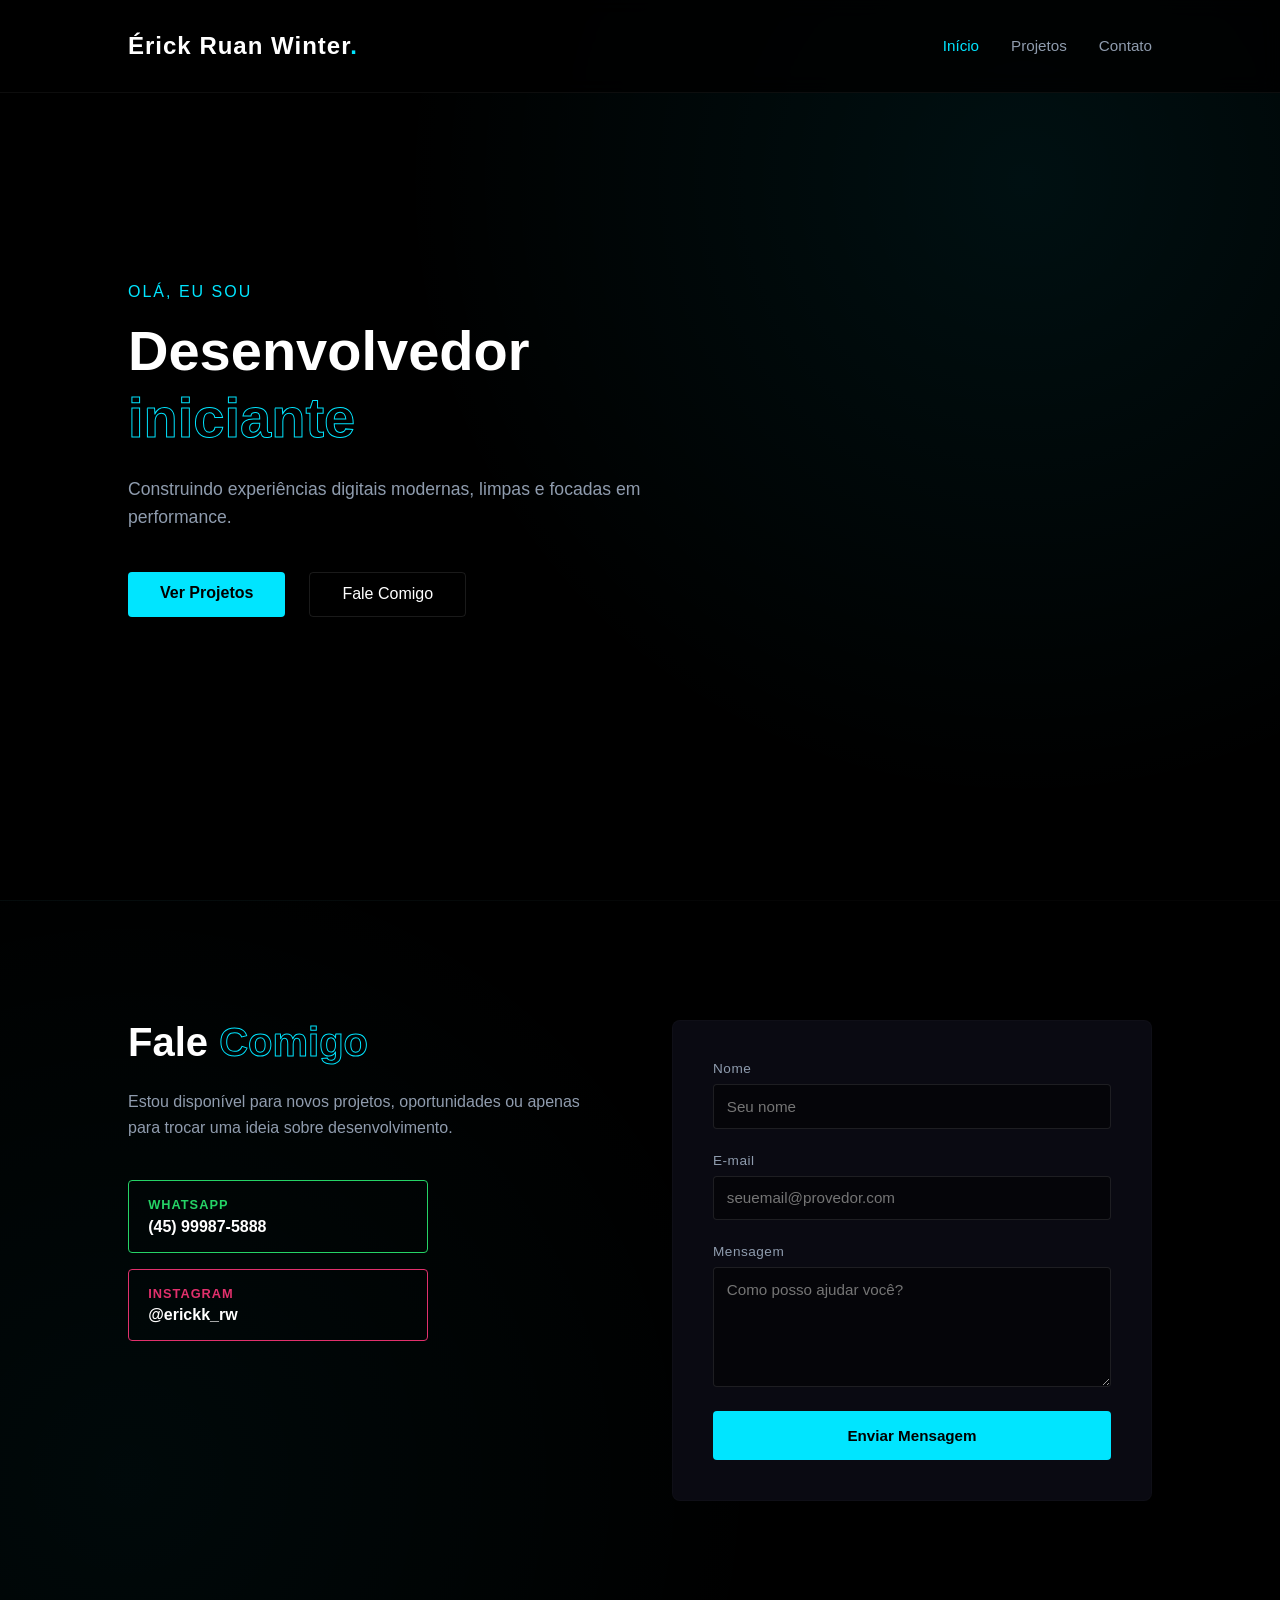
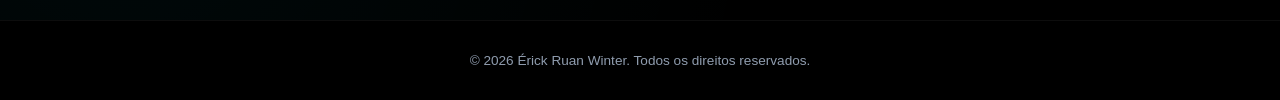
<file: index.html>
<!DOCTYPE html>
<html lang="pt-BR">

<head>
    <meta charset="UTF-8">

    <meta
        name="viewport"
        content="width=device-width, initial-scale=1.0"
    >

    <title>Meu Portfólio</title>

    <link rel="stylesheet" href="style.css">
</head>

<body>

    <!-- Cabeçalho / Menu -->
    <header class="navbar">

        <div class="logo">
            Érick Ruan Winter<span>.</span>
        </div>

        <nav>
            <ul class="nav-links">

                <li>
                    <a href="#inicio" class="active">
                        Início
                    </a>
                </li>

                <li>
                    <a href="projetos.html">
                        Projetos
                    </a>
                </li>

                <li>
                    <a href="#contato">
                        Contato
                    </a>
                </li>

            </ul>
        </nav>

    </header>

    <!-- Seção Principal -->
    <main class="hero" id="inicio">

        <div class="hero-content">

            <p class="subtitle">
                Olá, eu sou
            </p>

            <h1 class="title">
                Desenvolvedor <span>iniciante</span>
            </h1>

            <p class="description">
                Construindo experiências digitais modernas, limpas e focadas em performance.
            </p>

            <div class="cta-buttons">

                <a
                    href="projetos.html"
                    class="btn-primary"
                >
                    Ver Projetos
                </a>

                <a
                    href="#contato"
                    class="btn-secondary"
                >
                    Fale Comigo
                </a>

            </div>

        </div>

    </main>

    <!-- Seção de Contato -->
    <section class="contact-section" id="contato">

        <div class="contact-container">

            <!-- Informações de contato -->
            <div class="contact-info">

                <h2 class="contact-title">
                    Fale <span>Comigo</span>
                </h2>

                <p class="contact-description">
                    Estou disponível para novos projetos, oportunidades ou apenas para trocar uma ideia sobre desenvolvimento.
                </p>

                <!-- Contatos -->
                <div class="contact-details">

                    <div class="contact-item whatsapp">

                        <span class="contact-label">
                            WhatsApp
                        </span>

                        <span class="contact-value">
                            (45) 99987-5888
                        </span>

                    </div>

                    <div class="contact-item instagram">

                        <span class="contact-label">
                            Instagram
                        </span>

                        <span class="contact-value">
                            @erickk_rw
                        </span>

                    </div>

                </div>

            </div>

            <!-- Formulário -->
            <div class="contact-form-container">

                <form
                    action="https://formspree.io/f/xwleewod"
                    method="POST"
                    class="contact-form"
                >

                    <div class="form-group">

                        <label for="name">
                            Nome
                        </label>

                        <input
                            type="text"
                            id="name"
                            name="name"
                            required
                            autocomplete="name"
                            placeholder="Seu nome"
                        >

                    </div>

                    <div class="form-group">

                        <label for="email">
                            E-mail
                        </label>

                        <input
                            type="email"
                            id="email"
                            name="email"
                            required
                            autocomplete="email"
                            placeholder="seuemail@provedor.com"
                        >

                    </div>

                    <div class="form-group">

                        <label for="message">
                            Mensagem
                        </label>

                        <textarea
                            id="message"
                            name="message"
                            rows="5"
                            required
                            placeholder="Como posso ajudar você?"
                        ></textarea>

                    </div>

                    <button
                        type="submit"
                        class="btn-submit"
                    >
                        Enviar Mensagem
                    </button>

                </form>

            </div>

        </div>

    </section>

    <!-- Rodapé -->
    <footer class="footer">

        <p>
            &copy; 2026 Érick Ruan Winter. Todos os direitos reservados.
        </p>

    </footer>

</body>

</html>
</file>
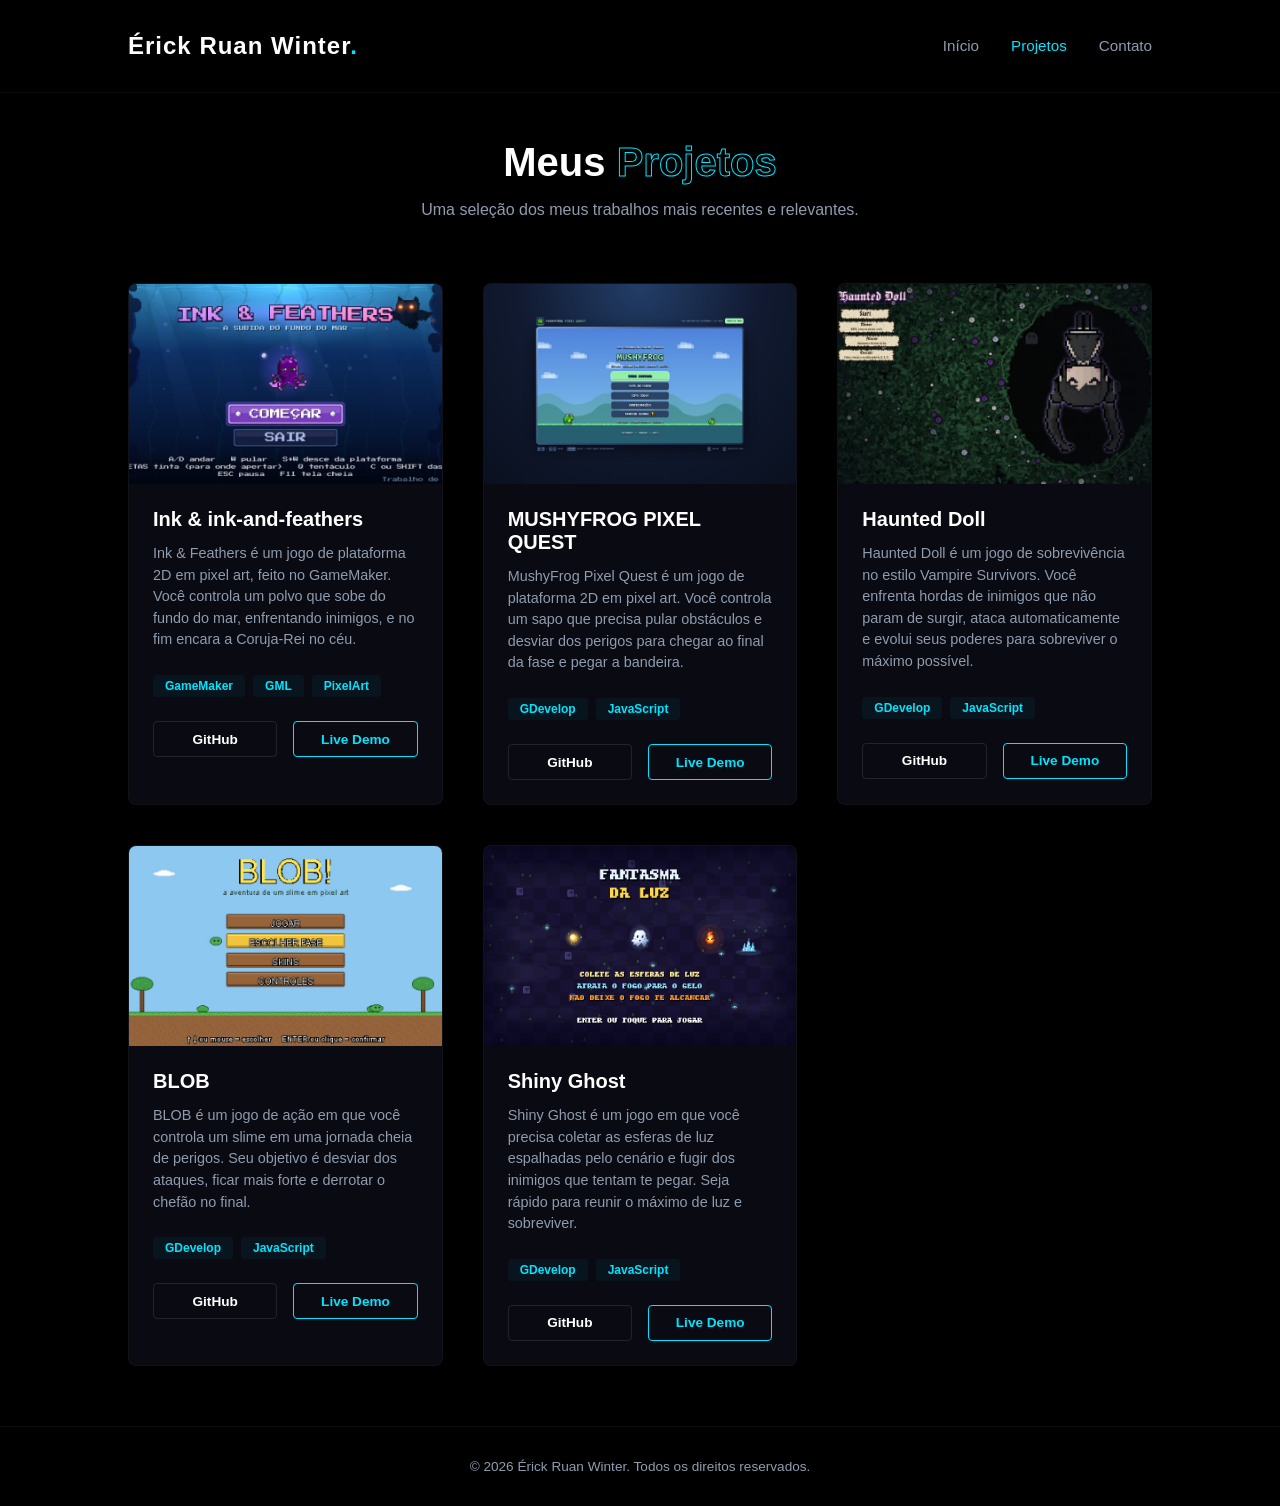
<file: projetos.html>
<!DOCTYPE html>
<html lang="pt-BR">
<head>
    <meta charset="UTF-8">
    <meta name="viewport" content="width=device-width, initial-scale=1.0">

    <title>Meus Projetos | Érick Ruan Winter</title>

    <link rel="stylesheet" href="style.css">
</head>

<body>

    <!-- Cabeçalho / Menu -->
    <header class="navbar">

        <div class="logo">
            Érick Ruan Winter<span>.</span>
        </div>

        <nav>
            <ul class="nav-links">

                <li>
                    <a href="index.html">
                        Início
                    </a>
                </li>

                <li>
                    <a href="projetos.html" class="active">
                        Projetos
                    </a>
                </li>

                <li>
                    <a href="index.html#contato">
                        Contato
                    </a>
                </li>

            </ul>
        </nav>

    </header>

    <!-- Seção de Projetos -->
    <main class="projects-section">

        <div class="section-header">

            <h1 class="section-title">
                Meus <span>Projetos</span>
            </h1>

            <p class="section-subtitle">
                Uma seleção dos meus trabalhos mais recentes e relevantes.
            </p>

        </div>

        <div class="projects-grid">

            <!-- Projeto 1 -->
            <div class="project-card">

                <div class="project-image">
                    <img
                        src="Fotos/Fototop.jpeg"
                        alt="Imagem do Jogo do TDS"
                    >
                </div>

                <div class="project-info">

                    <h3 class="project-name">
                        Ink & ink-and-feathers
                    </h3>

                    <p class="project-text">
                        Ink & Feathers é um jogo de plataforma 2D em pixel art, feito no GameMaker. Você controla um polvo que sobe do fundo do mar, enfrentando inimigos, e no fim encara a Coruja-Rei no céu.
                    </p>

                    <div class="project-tags">
                        <span>GameMaker</span>
                        <span>GML</span>
                        <span>PixelArt</span>
                    </div>

                    <div class="project-links">

                        <a
                            href="https://github.com/InvernoDeVerao"
                            target="_blank"
                            rel="noopener noreferrer"
                            class="proj-link-btn"
                        >
                            GitHub
                        </a>

                        <a
                            href="https://gx.games/games/0mn10e/ink-and-feathers/tracks/4d02bb32-34fd-4b67-b758-dcd56f2249ed/"
                            target="_blank"
                            rel="noopener noreferrer"
                            class="proj-link-btn active-btn"
                        >
                            Live Demo
                        </a>

                    </div>

                </div>

            </div>

            <!-- Projeto 2 -->
            <div class="project-card">

                <div class="project-image">
                    <img
                        src="Fotos/FotoSapo.jpeg"
                        alt="Imagem do jogo MushyFrog Pixel Quest"
                    >
                </div>

                <div class="project-info">

                    <h3 class="project-name">
                        MUSHYFROG PIXEL QUEST
                    </h3>

                    <p class="project-text">
                        MushyFrog Pixel Quest é um jogo de plataforma 2D em pixel art. Você controla um sapo que precisa pular obstáculos e desviar dos perigos para chegar ao final da fase e pegar a bandeira.
                    </p>

                    <div class="project-tags">
                        <span>GDevelop</span>
                        <span>JavaScript</span>
                    </div>

                    <div class="project-links">

                        <a
                            href="https://github.com/InvernoDeVerao"
                            target="_blank"
                            rel="noopener noreferrer"
                            class="proj-link-btn"
                        >
                            GitHub
                        </a>

                        <a href="https://mushyfrog.mateus-suss.workers.dev/" class="proj-link-btn active-btn">
                            Live Demo
                        </a>

                    </div>

                </div>

            </div>

            <!-- Projeto 3 -->
            <div class="project-card">

                <div class="project-image">
                    <img
                        src="Fotos/FotoJogoBetina.jpeg"
                        alt="Imagem do jogo Haunted Doll"
                    >
                </div>

                <div class="project-info">

                    <h3 class="project-name">
                        Haunted Doll
                    </h3>

                    <p class="project-text">
                        Haunted Doll é um jogo de sobrevivência no estilo Vampire Survivors. Você enfrenta hordas de inimigos que não param de surgir, ataca automaticamente e evolui seus poderes para sobreviver o máximo possível.
                    </p>

                    <div class="project-tags">
                        <span>GDevelop</span>
                        <span>JavaScript</span>
                    </div>

                    <div class="project-links">

                        <a
                            href="https://github.com/InvernoDeVerao"
                            target="_blank"
                            rel="noopener noreferrer"
                            class="proj-link-btn"
                        >
                            GitHub
                        </a>

                        <a
                            href="https://haunted-doll.pages.dev/haunted-doll%20(3)"
                            target="_blank"
                            rel="noopener noreferrer"
                            class="proj-link-btn active-btn"
                        >
                            Live Demo
                        </a>

                    </div>

                </div>

            </div>

            <!-- Projeto 4 -->
            <div class="project-card">

                <div class="project-image">
                    <img
                        src="Fotos/FotoJogoGusta.jpeg"
                        alt="Imagem do jogo BLOB"
                    >
                </div>

                <div class="project-info">

                    <h3 class="project-name">
                        BLOB
                    </h3>

                    <p class="project-text">
                        BLOB é um jogo de ação em que você controla um slime em uma jornada cheia de perigos. Seu objetivo é desviar dos ataques, ficar mais forte e derrotar o chefão no final.
                    </p>

                    <div class="project-tags">
                        <span>GDevelop</span>
                        <span>JavaScript</span>
                    </div>

                    <div class="project-links">

                        <a
                            href="https://github.com/InvernoDeVerao"
                            target="_blank"
                            rel="noopener noreferrer"
                            class="proj-link-btn"
                        >
                            GitHub
                        </a>

                        <a
                            href="https://blob-jogo.gs9248719.workers.dev"
                            target="_blank"
                            rel="noopener noreferrer"
                            class="proj-link-btn active-btn"
                        >
                            Live Demo
                        </a>

                    </div>

                </div>

            </div>

            <!-- Projeto 5 -->
            <div class="project-card">

                <div class="project-image">
                    <img
                        src="Fotos/FotoShinyGhost.png"
                        alt="Imagem do jogo Shiny Ghost"
                    >
                </div>

                <div class="project-info">

                    <h3 class="project-name">
                        Shiny Ghost
                    </h3>

                    <p class="project-text">
                        Shiny Ghost é um jogo em que você precisa coletar as esferas de luz espalhadas pelo cenário e fugir dos inimigos que tentam te pegar. Seja rápido para reunir o máximo de luz e sobreviver.
                    </p>

                    <div class="project-tags">
                        <span>GDevelop</span>
                        <span>JavaScript</span>
                    </div>

                    <div class="project-links">

                        <a
                            href="https://github.com/InvernoDeVerao"
                            target="_blank"
                            rel="noopener noreferrer"
                            class="proj-link-btn"
                        >
                            GitHub
                        </a>

                        <a
                            href="https://round-dawn-b315.alanmartinsburg.workers.dev/"
                            target="_blank"
                            rel="noopener noreferrer"
                            class="proj-link-btn active-btn"
                        >
                            Live Demo
                        </a>

                    </div>

                </div>

            </div>

        </div>

    </main>

    <!-- Rodapé -->
    <footer class="footer">

        <p>
            &copy; 2026 Érick Ruan Winter. Todos os direitos reservados.
        </p>

    </footer>

</body>
</html>
</file>
<file: style.css>
* {
    margin: 0;
    padding: 0;
    box-sizing: border-box;
    font-family: 'Segoe UI', Roboto, Helvetica, Arial, sans-serif;
    scroll-behavior: smooth;
}

/* Variáveis de cores */
:root {
    --bg-total: #000000;
    --bg-card: #0a0a12;
    --primary-blue: #00e5ff;
    --hover-blue: #008ba3;
    --text-main: #ffffff;
    --text-muted: #8f9cae;
}

body {
    background-color: var(--bg-total);
    color: var(--text-main);
    overflow-x: hidden;
}

/* Cabeçalho / Navbar */
.navbar {
    display: flex;
    justify-content: space-between;
    align-items: center;
    padding: 2rem 10%;
    position: fixed;
    width: 100%;
    top: 0;
    z-index: 1000;
    background: rgba(0, 0, 0, 0.8);
    backdrop-filter: blur(10px);
    border-bottom: 1px solid rgba(255, 255, 255, 0.05);
}

.logo {
    font-size: 1.5rem;
    font-weight: 700;
    letter-spacing: 1px;
}

.logo span {
    color: var(--primary-blue);
}

.nav-links {
    display: flex;
    list-style: none;
    gap: 2rem;
}

.nav-links a {
    color: var(--text-muted);
    text-decoration: none;
    font-size: 0.95rem;
    transition: color 0.3s ease;
}

.nav-links a:hover,
.nav-links a.active {
    color: var(--primary-blue);
}

/* Seção Hero */
.hero {
    min-height: 100vh;
    display: flex;
    align-items: center;
    padding: 0 10%;
    background: radial-gradient(
        circle at 80% 20%,
        rgba(0, 229, 255, 0.07) 0%,
        rgba(0, 0, 0, 0) 50%
    );
}

.hero-content {
    max-width: 600px;
}

.subtitle {
    color: var(--primary-blue);
    font-size: 1rem;
    text-transform: uppercase;
    letter-spacing: 2px;
    margin-bottom: 1rem;
}

.title {
    font-size: 3.5rem;
    font-weight: 800;
    line-height: 1.2;
    margin-bottom: 1.5rem;
}

.title span {
    color: transparent;
    -webkit-text-stroke: 1px var(--primary-blue);
}

.description {
    color: var(--text-muted);
    font-size: 1.1rem;
    line-height: 1.6;
    margin-bottom: 2.5rem;
}

/* Botões principais */
.cta-buttons {
    display: flex;
    gap: 1.5rem;
}

.btn-primary {
    background-color: var(--primary-blue);
    color: var(--bg-total);
    padding: 0.8rem 2rem;
    border-radius: 4px;
    text-decoration: none;
    font-weight: 600;
    transition:
        background-color 0.3s ease,
        transform 0.3s ease;
}

.btn-primary:hover {
    background-color: var(--hover-blue);
    transform: translateY(-2px);
}

.btn-secondary {
    border: 1px solid rgba(255, 255, 255, 0.1);
    color: var(--text-main);
    padding: 0.8rem 2rem;
    border-radius: 4px;
    text-decoration: none;
    font-weight: 500;
    transition:
        border-color 0.3s ease,
        color 0.3s ease;
}

.btn-secondary:hover {
    border-color: var(--primary-blue);
    color: var(--primary-blue);
}

/* Rodapé */
.footer {
    text-align: center;
    padding: 2rem;
    font-size: 0.85rem;
    color: var(--text-muted);
    border-top: 1px solid rgba(255, 255, 255, 0.05);
}

/* ==========================================================================
   PÁGINA DE PROJETOS
   ========================================================================== */

.projects-section {
    padding: 140px 10% 60px;
    min-height: 100vh;
}

.section-header {
    text-align: center;
    margin-bottom: 4rem;
}

.section-title {
    font-size: 2.5rem;
    font-weight: 800;
    margin-bottom: 1rem;
}

.section-title span {
    color: transparent;
    -webkit-text-stroke: 1px var(--primary-blue);
}

.section-subtitle {
    color: var(--text-muted);
    font-size: 1rem;
}

.projects-grid {
    display: grid;
    grid-template-columns: repeat(auto-fit, minmax(300px, 1fr));
    gap: 2.5rem;
}

.project-card {
    background-color: var(--bg-card);
    border: 1px solid rgba(255, 255, 255, 0.03);
    border-radius: 8px;
    overflow: hidden;
    transition:
        transform 0.3s ease,
        border-color 0.3s ease;
}

.project-card:hover {
    transform: translateY(-5px);
    border-color: rgba(0, 229, 255, 0.2);
}

.project-image {
    width: 100%;
    height: 200px;
    background-color: #050508;
    overflow: hidden;
}

.project-image img {
    width: 100%;
    height: 100%;
    object-fit: cover;
    transition: transform 0.5s ease;
}

.project-card:hover .project-image img {
    transform: scale(1.05);
}

.project-info {
    padding: 1.5rem;
}

.project-name {
    font-size: 1.25rem;
    margin-bottom: 0.75rem;
}

.project-text {
    color: var(--text-muted);
    font-size: 0.9rem;
    line-height: 1.5;
    margin-bottom: 1.5rem;
}

.project-tags {
    display: flex;
    flex-wrap: wrap;
    gap: 0.5rem;
    margin-bottom: 1.5rem;
}

.project-tags span {
    background: rgba(0, 229, 255, 0.05);
    color: var(--primary-blue);
    font-size: 0.75rem;
    font-weight: 600;
    padding: 0.25rem 0.75rem;
    border-radius: 4px;
}

.project-links {
    display: flex;
    gap: 1rem;
}

.proj-link-btn {
    flex: 1;
    text-align: center;
    padding: 0.6rem;
    font-size: 0.85rem;
    font-weight: 600;
    text-decoration: none;
    border-radius: 4px;
    color: var(--text-main);
    border: 1px solid rgba(255, 255, 255, 0.1);
    transition:
        background 0.3s,
        border 0.3s,
        color 0.3s;
}

.proj-link-btn:hover {
    border-color: var(--primary-blue);
    color: var(--primary-blue);
}

.proj-link-btn.active-btn {
    background-color: transparent;
    border-color: var(--primary-blue);
    color: var(--primary-blue);
}

.proj-link-btn.active-btn:hover {
    background-color: var(--primary-blue);
    color: var(--bg-total);
}

/* ==========================================================================
   SEÇÃO DE CONTATO
   ========================================================================== */

.contact-section {
    padding: 100px 10%;
    min-height: 80vh;
    display: flex;
    align-items: center;
    scroll-margin-top: 100px;
    border-top: 1px solid rgba(255, 255, 255, 0.02);
    background: radial-gradient(
        circle at 10% 80%,
        rgba(0, 229, 255, 0.04) 0%,
        rgba(0, 0, 0, 0) 50%
    );
}

.contact-container {
    display: grid;
    grid-template-columns: repeat(auto-fit, minmax(320px, 1fr));
    gap: 4rem;
    width: 100%;
}

.contact-title {
    font-size: 2.5rem;
    font-weight: 800;
    margin-bottom: 1.5rem;
}

.contact-title span {
    color: transparent;
    -webkit-text-stroke: 1px var(--primary-blue);
}

.contact-description {
    color: var(--text-muted);
    font-size: 1rem;
    line-height: 1.6;
    margin-bottom: 2.5rem;
}

/* Informações de contato */
.contact-details {
    display: flex;
    flex-direction: column;
    gap: 1rem;
    max-width: 300px;
}

.contact-item {
    display: flex;
    flex-direction: column;
    gap: 0.35rem;
    padding: 1rem 1.2rem;
    border-radius: 4px;
    background-color: transparent;
    cursor: default;
}

/* WhatsApp */
.contact-item.whatsapp {
    border: 1px solid #25d366;
}

.contact-item.whatsapp .contact-label {
    color: #25d366;
}

/* Instagram */
.contact-item.instagram {
    border: 1px solid #e1306c;
}

.contact-item.instagram .contact-label {
    color: #e1306c;
}

.contact-label {
    font-size: 0.8rem;
    font-weight: 600;
    text-transform: uppercase;
    letter-spacing: 1px;
}

.contact-value {
    color: var(--text-main);
    font-size: 1rem;
    font-weight: 600;
}

/* Estrutura do formulário */
.contact-form-container {
    background-color: var(--bg-card);
    padding: 2.5rem;
    border-radius: 8px;
    border: 1px solid rgba(255, 255, 255, 0.02);
}

.contact-form {
    display: flex;
    flex-direction: column;
    gap: 1.5rem;
}

.form-group {
    display: flex;
    flex-direction: column;
    gap: 0.5rem;
}

.form-group label {
    font-size: 0.85rem;
    color: var(--text-muted);
    font-weight: 500;
    letter-spacing: 0.5px;
}

.form-group input,
.form-group textarea {
    width: 100%;
    background-color: rgba(0, 0, 0, 0.5);
    border: 1px solid rgba(255, 255, 255, 0.1);
    padding: 0.8rem;
    border-radius: 4px;
    color: var(--text-main);
    font-size: 0.95rem;
    transition:
        border-color 0.3s,
        box-shadow 0.3s;
}

.form-group textarea {
    resize: vertical;
    min-height: 120px;
}

.form-group input:focus,
.form-group textarea:focus {
    outline: none;
    border-color: var(--primary-blue);
    box-shadow: 0 0 10px rgba(0, 229, 255, 0.1);
}

/* Botão de enviar */
.btn-submit {
    background-color: var(--primary-blue);
    color: var(--bg-total);
    border: none;
    padding: 1rem;
    border-radius: 4px;
    font-weight: 600;
    font-size: 0.95rem;
    cursor: pointer;
    transition:
        background-color 0.3s,
        transform 0.3s;
}

.btn-submit:hover {
    background-color: var(--hover-blue);
    transform: translateY(-2px);
}
</file>
